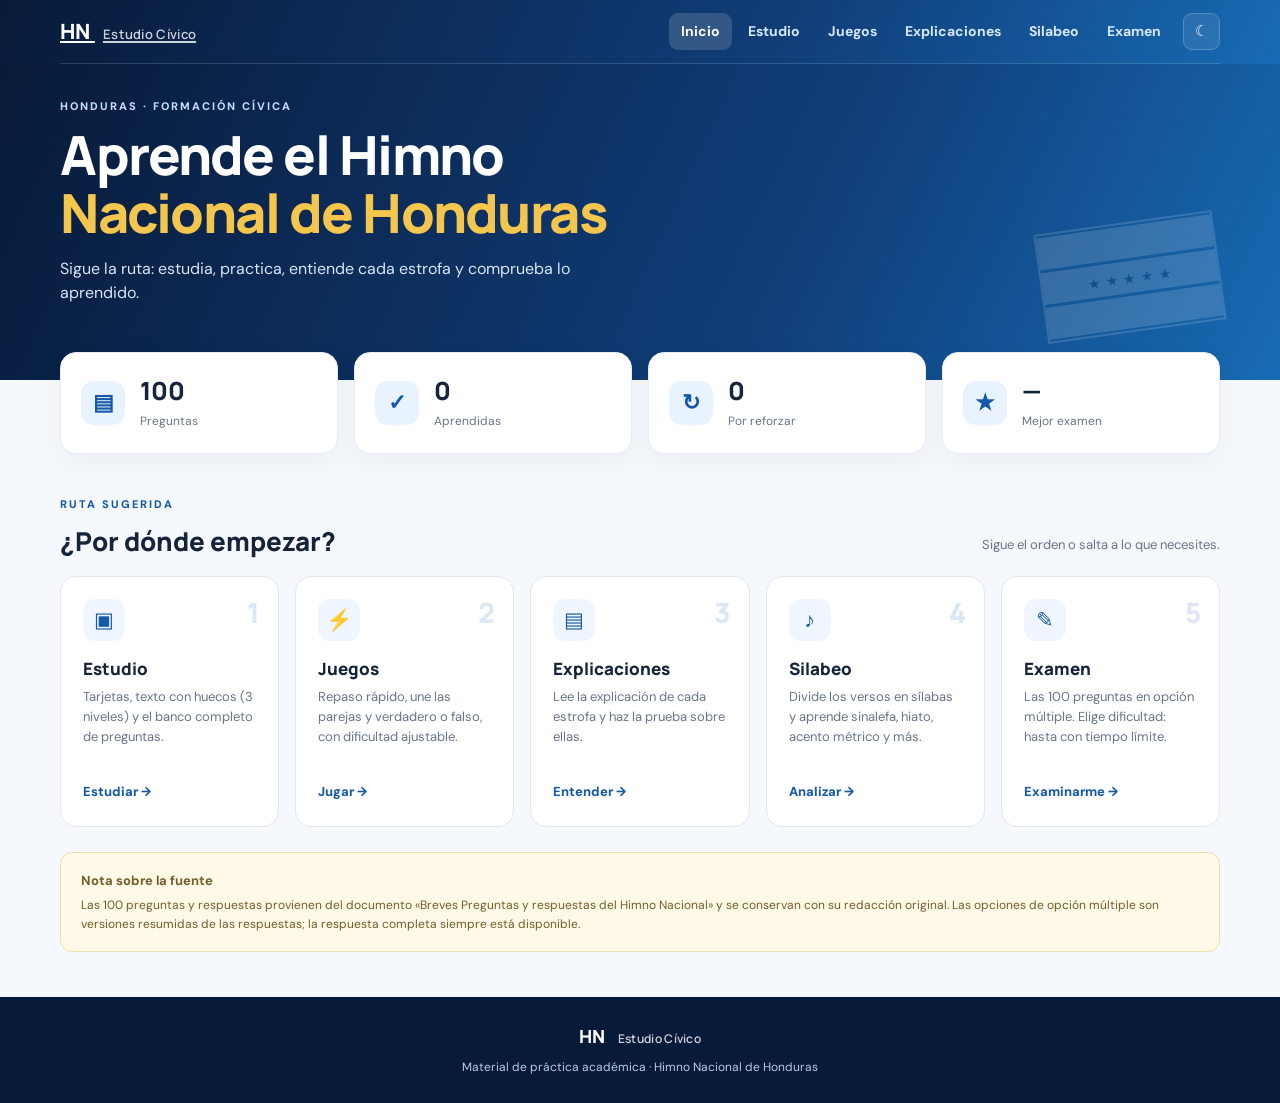
<file: index.html>
<!DOCTYPE html>
<html lang="es">
<head>
  <meta charset="UTF-8">
  <meta name="viewport" content="width=device-width, initial-scale=1.0">
  <meta name="description" content="Plataforma de estudio del Cuestionario Cívico del Himno Nacional de Honduras.">
  <title>Estudia el Himno Nacional de Honduras</title>
  <link rel="stylesheet" href="styles.css">
  <script>try{var t=JSON.parse(localStorage.getItem("hn:theme"));if(!t&&matchMedia("(prefers-color-scheme: dark)").matches)t="dark";if(t)document.documentElement.dataset.theme=t}catch(e){}</script>
</head>
<body>
  <header id="site-header"></header>
  <section class="hero" style="min-height:260px"><div class="hero-content" style="padding-top:34px"><p class="eyebrow">HONDURAS · FORMACIÓN CÍVICA</p><h1>Aprende el Himno<br><span>Nacional de Honduras</span></h1><p class="hero-copy">Sigue la ruta: estudia, practica, entiende cada estrofa y comprueba lo aprendido.</p></div><div class="flag-mark" aria-hidden="true"><i></i><i></i><i></i><b>★ ★ ★ ★ ★</b></div></section>
  <main class="container">
    <section class="stats-grid">
      <article class="stat-card"><span class="stat-icon">▤</span><div><strong id="total-count">100</strong><small>Preguntas</small></div></article>
      <article class="stat-card"><span class="stat-icon">✓</span><div><strong id="learned-count">0</strong><small>Aprendidas</small></div></article>
      <article class="stat-card"><span class="stat-icon">↻</span><div><strong id="missed-count">0</strong><small>Por reforzar</small></div></article>
      <article class="stat-card"><span class="stat-icon">★</span><div><strong id="best-exam">—</strong><small>Mejor examen</small></div></article>
      <span id="progress-percent" class="hidden"></span>
    </section>
    <section class="section-heading"><div><p class="eyebrow dark">RUTA SUGERIDA</p><h2>¿Por dónde empezar?</h2></div><p>Sigue el orden o salta a lo que necesites.</p></section>
    <section class="mode-grid route">
      <a class="mode-card" href="estudio.html"><span class="mode-icon">▣</span><h3>Estudio</h3><p>Tarjetas, texto con huecos (3 niveles) y el banco completo de preguntas.</p><span class="mode-link">Estudiar →</span></a>
      <a class="mode-card" href="juegos.html"><span class="mode-icon">⚡</span><h3>Juegos</h3><p>Repaso rápido, une las parejas y verdadero o falso, con dificultad ajustable.</p><span class="mode-link">Jugar →</span></a>
      <a class="mode-card" href="explicaciones.html"><span class="mode-icon">▤</span><h3>Explicaciones</h3><p>Lee la explicación de cada estrofa y haz la prueba sobre ellas.</p><span class="mode-link">Entender →</span></a>
      <a class="mode-card" href="silabas.html"><span class="mode-icon">♪</span><h3>Silabeo</h3><p>Divide los versos en sílabas y aprende sinalefa, hiato, acento métrico y más.</p><span class="mode-link">Analizar →</span></a>
      <a class="mode-card" href="examen.html"><span class="mode-icon">✎</span><h3>Examen</h3><p>Las 100 preguntas en opción múltiple. Elige dificultad: hasta con tiempo límite.</p><span class="mode-link">Examinarme →</span></a>
    </section>
    <section class="source-note"><strong>Nota sobre la fuente</strong><p>Las 100 preguntas y respuestas provienen del documento «Breves Preguntas y respuestas del Himno Nacional» y se conservan con su redacción original. Las opciones de opción múltiple son versiones resumidas de las respuestas; la respuesta completa siempre está disponible.</p></section>
  </main>
  <footer id="site-footer"></footer>
  <script src="questions.js"></script>
  <script src="js/core.js"></script>
  <script src="js/layout.js"></script>
  <script>Layout.render("index.html"); App.refreshStats();</script>
</body>
</html>
</file>
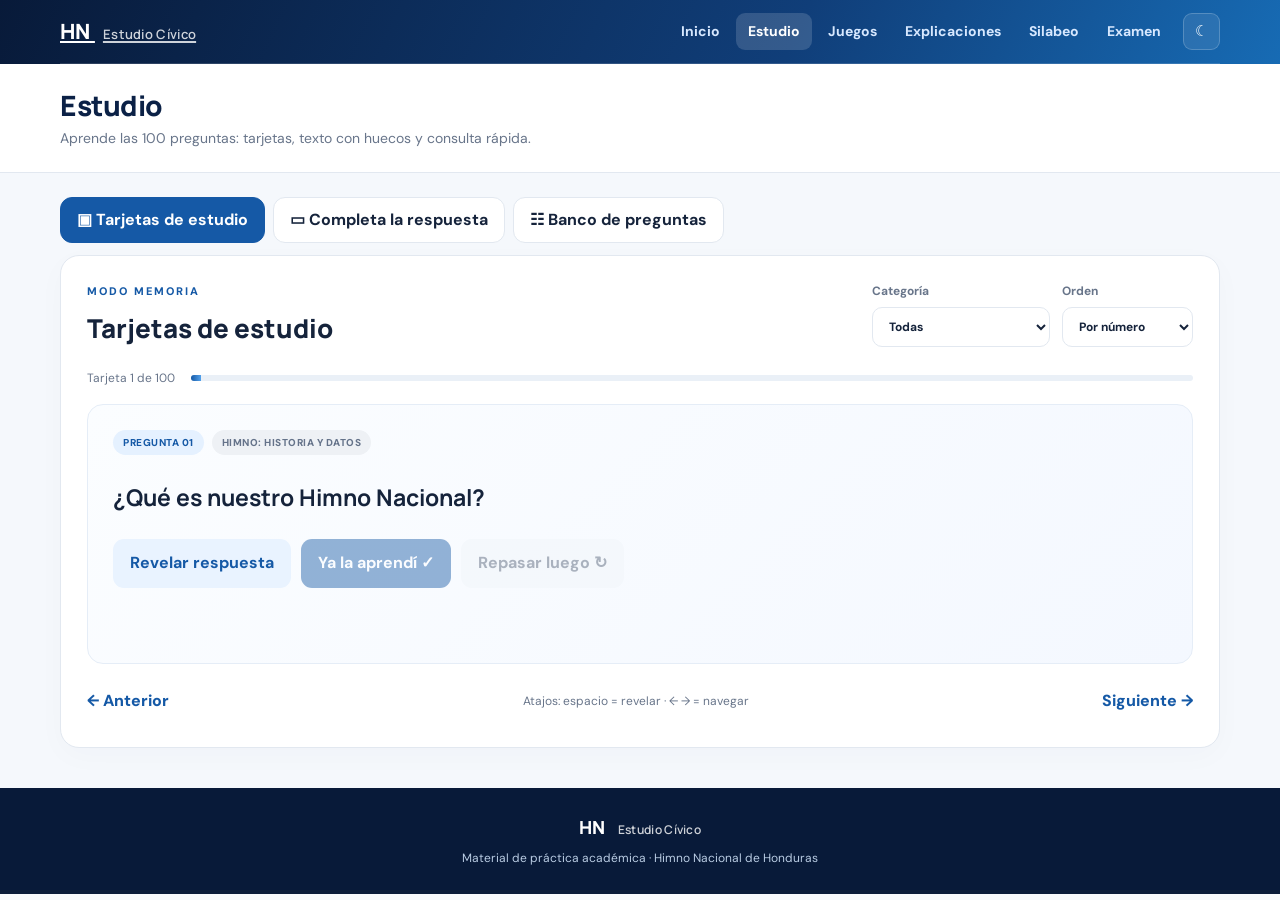
<file: estudio.html>
<!DOCTYPE html>
<html lang="es">
<head>
  <meta charset="UTF-8">
  <meta name="viewport" content="width=device-width, initial-scale=1.0">
  <title>Estudio · Estudio Cívico del Himno de Honduras</title>
  <link rel="stylesheet" href="styles.css">
  <script>try{var t=JSON.parse(localStorage.getItem("hn:theme"));if(!t&&matchMedia("(prefers-color-scheme: dark)").matches)t="dark";if(t)document.documentElement.dataset.theme=t}catch(e){}</script>
</head>
<body>
  <header id="site-header"></header>
  <main class="container"><div id="views"></div><div style="height:40px"></div></main>
  <footer id="site-footer"></footer>
  <script src="questions.js"></script>
  <script src="js/core.js"></script>
  <script src="js/layout.js"></script>
  <script src="js/mode-study.js"></script>
  <script src="js/mode-cloze.js"></script>
  <script src="js/mode-list.js"></script>
  <script>Layout.render("estudio.html", "Estudio", "Aprende las 100 preguntas: tarjetas, texto con huecos y consulta rápida."); App.page(["study","cloze","list"]);</script>
</body>
</html>
</file>
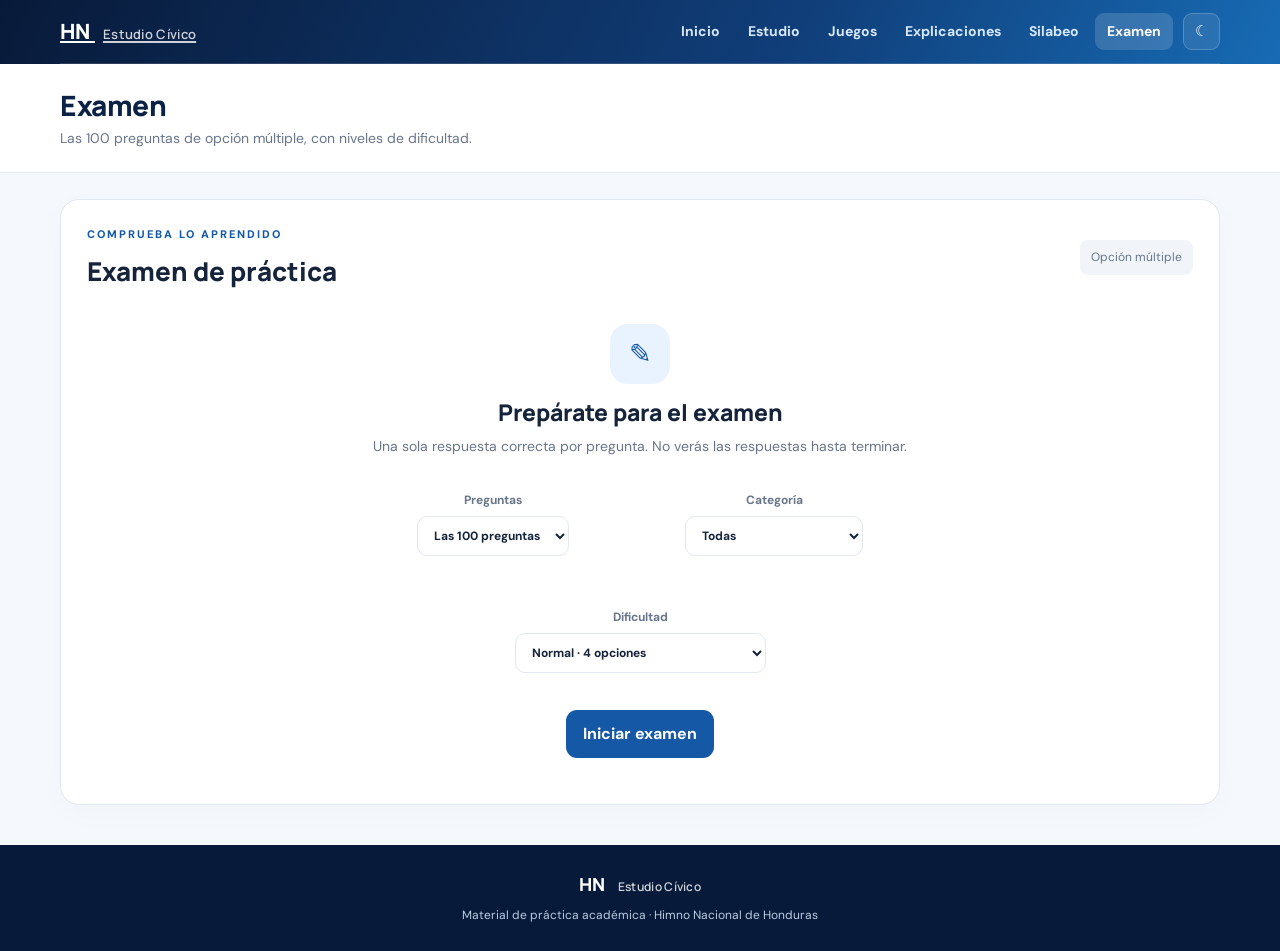
<file: examen.html>
<!DOCTYPE html>
<html lang="es">
<head>
  <meta charset="UTF-8">
  <meta name="viewport" content="width=device-width, initial-scale=1.0">
  <title>Examen · Estudio Cívico del Himno de Honduras</title>
  <link rel="stylesheet" href="styles.css">
  <script>try{var t=JSON.parse(localStorage.getItem("hn:theme"));if(!t&&matchMedia("(prefers-color-scheme: dark)").matches)t="dark";if(t)document.documentElement.dataset.theme=t}catch(e){}</script>
</head>
<body>
  <header id="site-header"></header>
  <main class="container"><div id="views"></div><div style="height:40px"></div></main>
  <footer id="site-footer"></footer>
  <script src="questions.js"></script>
  <script src="js/core.js"></script>
  <script src="js/layout.js"></script>
  <script src="js/quiz-engine.js"></script>
  <script src="js/mode-exam.js"></script>
  <script>Layout.render("examen.html", "Examen", "Las 100 preguntas de opción múltiple, con niveles de dificultad."); App.page(["exam"]);</script>
</body>
</html>
</file>
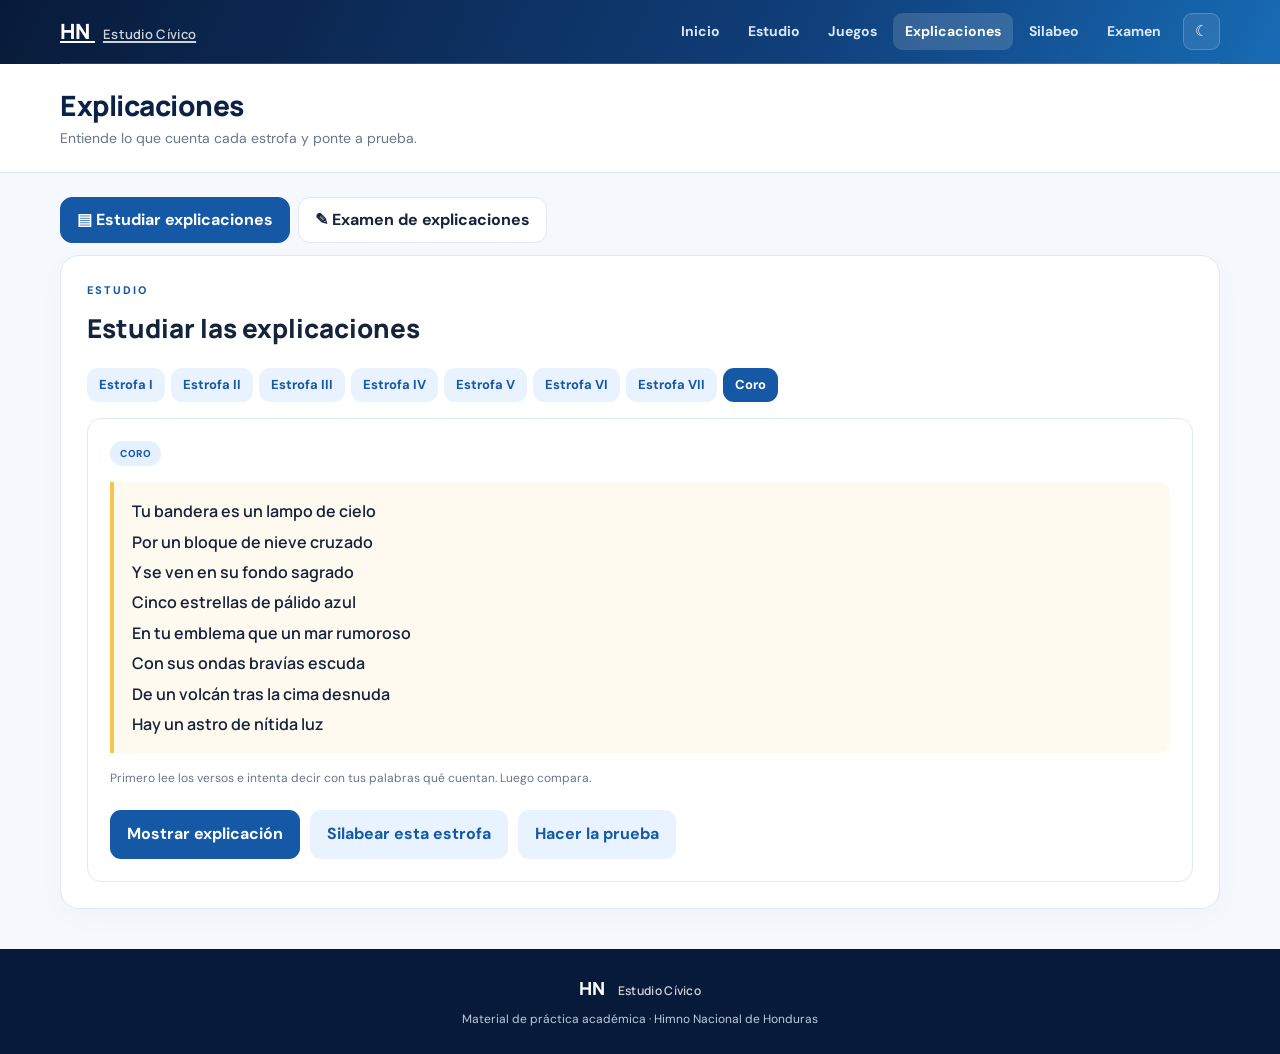
<file: explicaciones.html>
<!DOCTYPE html>
<html lang="es">
<head>
  <meta charset="UTF-8">
  <meta name="viewport" content="width=device-width, initial-scale=1.0">
  <title>Explicaciones · Estudio Cívico del Himno de Honduras</title>
  <link rel="stylesheet" href="styles.css">
  <script>try{var t=JSON.parse(localStorage.getItem("hn:theme"));if(!t&&matchMedia("(prefers-color-scheme: dark)").matches)t="dark";if(t)document.documentElement.dataset.theme=t}catch(e){}</script>
</head>
<body>
  <header id="site-header"></header>
  <main class="container"><div id="views"></div><div style="height:40px"></div></main>
  <footer id="site-footer"></footer>
  <script src="questions.js"></script>
  <script src="js/core.js"></script>
  <script src="js/layout.js"></script>
  <script src="js/silabas-data.js"></script>
  <script src="js/mode-explic-estudio.js"></script>
  <script src="js/mode-explic.js"></script>
  <script>Layout.render("explicaciones.html", "Explicaciones", "Entiende lo que cuenta cada estrofa y ponte a prueba."); App.page(["explicEstudio","explic"]);</script>
</body>
</html>
</file>
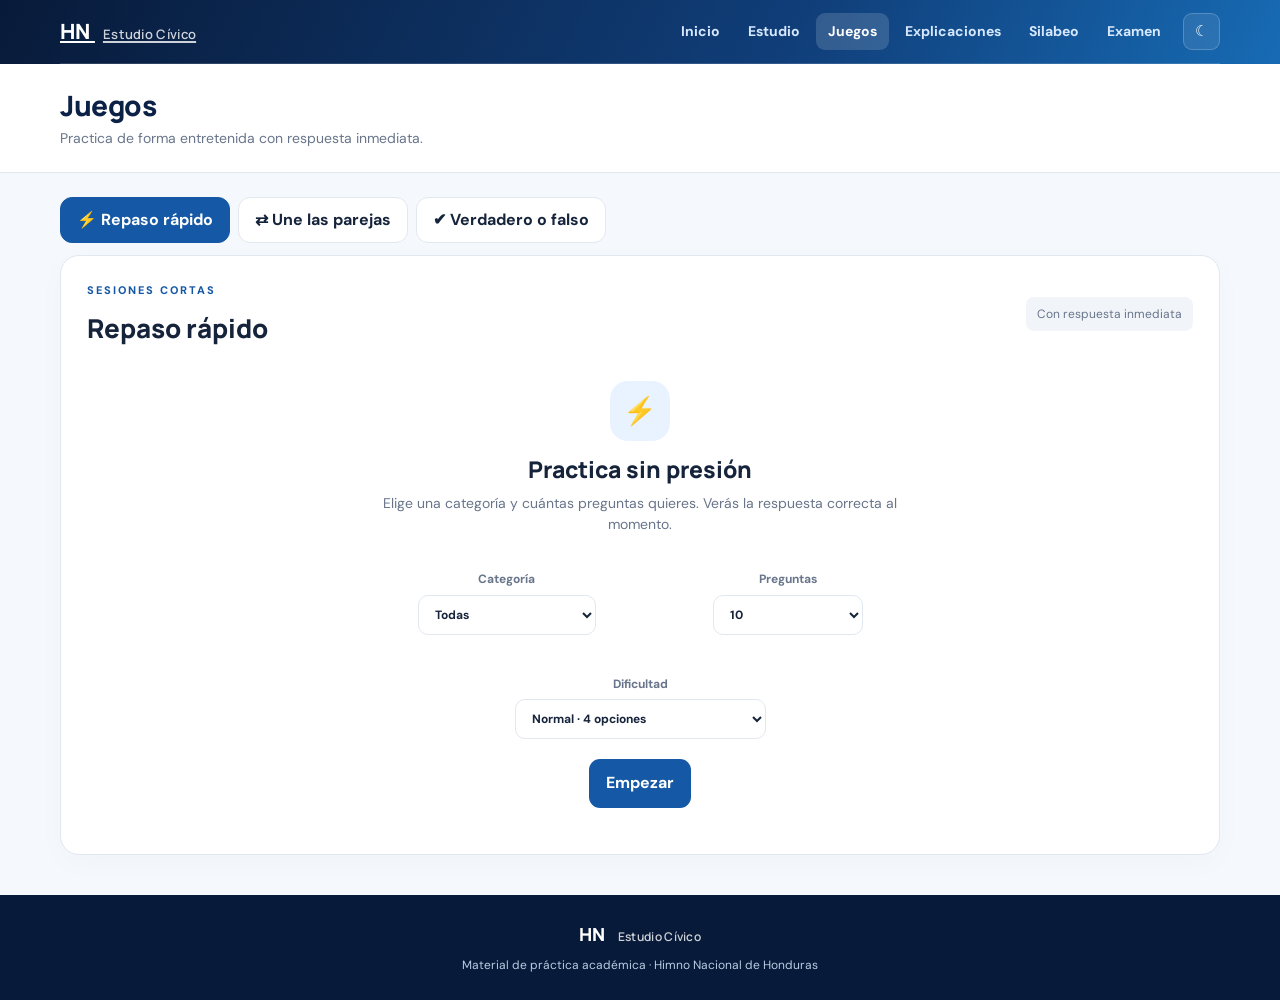
<file: juegos.html>
<!DOCTYPE html>
<html lang="es">
<head>
  <meta charset="UTF-8">
  <meta name="viewport" content="width=device-width, initial-scale=1.0">
  <title>Juegos · Estudio Cívico del Himno de Honduras</title>
  <link rel="stylesheet" href="styles.css">
  <script>try{var t=JSON.parse(localStorage.getItem("hn:theme"));if(!t&&matchMedia("(prefers-color-scheme: dark)").matches)t="dark";if(t)document.documentElement.dataset.theme=t}catch(e){}</script>
</head>
<body>
  <header id="site-header"></header>
  <main class="container"><div id="views"></div><div style="height:40px"></div></main>
  <footer id="site-footer"></footer>
  <script src="questions.js"></script>
  <script src="js/core.js"></script>
  <script src="js/layout.js"></script>
  <script src="js/quiz-engine.js"></script>
  <script src="js/mode-practice.js"></script>
  <script src="js/mode-match.js"></script>
  <script src="js/mode-vf.js"></script>
  <script>Layout.render("juegos.html", "Juegos", "Practica de forma entretenida con respuesta inmediata."); App.page(["practice","match","vf"]);</script>
</body>
</html>
</file>
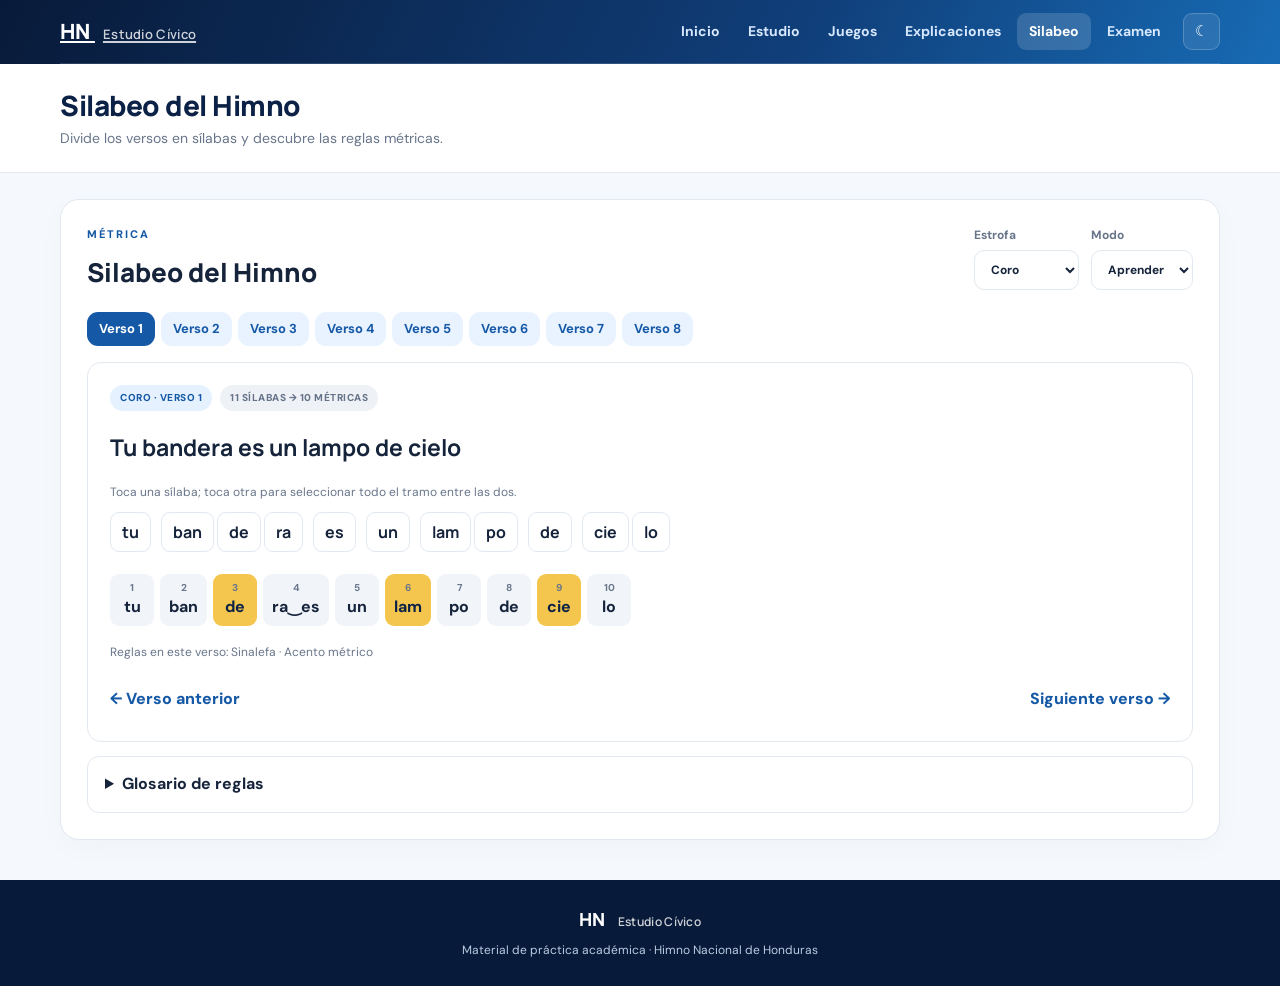
<file: silabas.html>
<!DOCTYPE html>
<html lang="es">
<head>
  <meta charset="UTF-8">
  <meta name="viewport" content="width=device-width, initial-scale=1.0">
  <title>Silabeo del Himno · Estudio Cívico del Himno de Honduras</title>
  <link rel="stylesheet" href="styles.css">
  <script>try{var t=JSON.parse(localStorage.getItem("hn:theme"));if(!t&&matchMedia("(prefers-color-scheme: dark)").matches)t="dark";if(t)document.documentElement.dataset.theme=t}catch(e){}</script>
</head>
<body>
  <header id="site-header"></header>
  <main class="container"><div id="views"></div><div style="height:40px"></div></main>
  <footer id="site-footer"></footer>
  <script src="questions.js"></script>
  <script src="js/core.js"></script>
  <script src="js/layout.js"></script>
  <script src="js/silabas-data.js"></script>
  <script src="js/mode-silabas.js"></script>
  <script>Layout.render("silabas.html", "Silabeo del Himno", "Divide los versos en sílabas y descubre las reglas métricas."); App.page(["silabas"]);</script>
</body>
</html>
</file>
<file: styles.css>
@import url('https://fonts.googleapis.com/css2?family=DM+Sans:wght@400;500;600;700&family=Manrope:wght@400;500;600;700;800&display=swap');
:root{--navy:#0b2146;--blue:#1559a6;--sky:#e9f3ff;--gold:#f4c64e;--ink:#15233b;--muted:#68758a;--line:#e2e8f0;--paper:#f5f8fc;--white:#fff;--green:#1b8b68;--red:#b83b4b}
*{box-sizing:border-box}body{margin:0;background:var(--paper);color:var(--ink);font-family:'DM Sans',sans-serif;line-height:1.55}button,input,select,textarea{font:inherit}button{cursor:pointer}.hero{position:relative;overflow:hidden;min-height:385px;background:linear-gradient(115deg,#081a39,#103e79 62%,#176bb4);color:#fff;padding:0 max(24px,calc((100% - 1160px)/2)) 58px}.topbar{height:76px;display:flex;align-items:center;justify-content:space-between;border-bottom:1px solid #ffffff25;position:relative;z-index:1}.brand,.footer-brand{font-family:Manrope,sans-serif;font-weight:800;font-size:21px;letter-spacing:.3px;color:#fff}.brand span,.footer-brand span{font-size:13px;font-weight:600;opacity:.8;margin-left:8px}.top-note{font-size:13px;color:#d7e8ff}.hero-content{position:relative;z-index:1;padding-top:36px;max-width:700px}.eyebrow{font-size:11px;letter-spacing:2px;font-weight:800;color:#c5ddff;margin:0 0 10px}.eyebrow.dark{color:var(--blue)}h1,h2,h3,p{margin-top:0}h1{font:800 clamp(34px,5vw,54px)/1.08 Manrope,sans-serif;letter-spacing:-1.5px;margin-bottom:15px}h1 span{color:var(--gold)}.hero-copy{max-width:560px;color:#d8e6f7;font-size:16px}.hero-actions{display:flex;gap:12px;margin-top:24px}.btn{border:0;border-radius:11px;padding:12px 17px;font-weight:700;transition:transform .15s,filter .15s}.btn:hover{transform:translateY(-1px);filter:brightness(1.03)}.btn-light{background:#fff;color:var(--navy)}.btn-outline{background:#ffffff0c;color:#fff;border:1px solid #ffffff77}.btn-primary{background:var(--blue);color:white}.btn-secondary{background:var(--sky);color:var(--blue)}.btn-danger{background:#fff0f1;color:var(--red);margin-top:14px}.flag-mark{position:absolute;right:max(24px,calc((100% - 1160px)/2));bottom:48px;width:180px;height:110px;opacity:.15;transform:rotate(-8deg);border:2px solid white;display:flex;flex-direction:column;justify-content:space-around}.flag-mark i{display:block;background:white;height:30%}.flag-mark b{position:absolute;color:var(--navy);top:43%;width:100%;text-align:center;font-size:12px;letter-spacing:2px}.container{width:min(1160px,calc(100% - 40px));margin:0 auto}.stats-grid{display:grid;grid-template-columns:repeat(3,1fr);gap:16px;margin-top:-28px;position:relative;z-index:2}.stat-card{display:flex;align-items:center;gap:15px;background:white;border:1px solid #e7edf5;box-shadow:0 10px 30px #0b21460b;padding:20px;border-radius:16px}.stat-icon{width:44px;height:44px;border-radius:13px;display:grid;place-items:center;background:var(--sky);color:var(--blue);font-size:22px;font-weight:800}.stat-card strong{display:block;font:800 25px Manrope,sans-serif}.stat-card small{color:var(--muted);font-size:12px}.section-heading{display:flex;align-items:end;justify-content:space-between;margin:42px 0 17px}.section-heading h2,.workspace h2{font:800 26px Manrope,sans-serif;margin:0}.section-heading>p{color:var(--muted);font-size:13px;margin-bottom:4px}.mode-grid{display:grid;grid-template-columns:repeat(3,1fr);gap:16px}.mode-card{text-align:left;background:#fff;border:1px solid var(--line);border-radius:16px;padding:22px;transition:.2s;color:var(--ink)}.mode-card:hover,.mode-card.selected{border-color:#8bb8ec;box-shadow:0 9px 28px #174b8310;transform:translateY(-2px)}.mode-icon{display:grid;place-items:center;width:42px;height:42px;background:#eff6ff;border-radius:12px;color:var(--blue);font-size:21px}.mode-card h3{font:800 17px Manrope,sans-serif;margin:16px 0 7px}.mode-card p{font-size:13px;color:var(--muted);min-height:60px;margin-bottom:14px}.mode-link{font-size:13px;font-weight:800;color:var(--blue)}.workspace{margin-top:26px;padding:26px;background:#fff;border:1px solid var(--line);border-radius:19px;box-shadow:0 8px 30px #0b214606}.workspace-top{display:flex;align-items:center;justify-content:space-between;gap:16px;margin-bottom:22px}.compact-label{display:flex;flex-direction:column;gap:6px;font-size:12px;color:var(--muted);font-weight:700}.compact-label select,.search-row input,.search-row select{border:1px solid var(--line);background:#fff;border-radius:10px;padding:10px 12px;color:var(--ink);outline-color:#80b5f2}.study-progress{display:flex;align-items:center;gap:16px;color:var(--muted);font-size:12px;margin-bottom:16px}.progress-track{height:6px;background:#eaf0f7;border-radius:20px;overflow:hidden;flex:1}.progress-track span{display:block;height:100%;width:0;background:linear-gradient(90deg,var(--blue),#53a1eb);transition:width .2s}.flashcard{border:1px solid #e5edf7;background:linear-gradient(135deg,#fbfdff,#f4f8ff);border-radius:16px;padding:25px;min-height:260px}.card-meta{display:flex;gap:8px;flex-wrap:wrap}.pill{display:inline-flex;background:#e5f1ff;color:#1559a6;border-radius:99px;padding:5px 10px;font-size:10px;font-weight:800;letter-spacing:.5px}.pill.muted{background:#eef1f5;color:#65738a}.flashcard h3,.exam-question h3{font:700 23px/1.4 Manrope,sans-serif;max-width:850px;margin:26px 0}.answer-box{background:#eaf8f2;border-left:4px solid var(--green);border-radius:10px;padding:16px 18px;margin:20px 0}.answer-box p{margin:5px 0 0;color:#204e40}.answer-label{font-size:10px;font-weight:800;letter-spacing:1.5px;color:var(--green)}.card-actions{display:flex;gap:10px;flex-wrap:wrap;margin-top:22px}.nav-actions{display:flex;justify-content:space-between;align-items:center;margin-top:17px}.text-btn{background:none;border:0;color:var(--blue);font-weight:800;padding:8px 0}.notice{font-size:12px;color:var(--muted);margin:17px 0 0}.hidden{display:none!important}.counter{font-size:12px;color:var(--muted);background:#f1f5fa;padding:8px 11px;border-radius:8px}.search-row{display:flex;gap:10px;margin-bottom:16px}.search-row input{flex:1;min-width:120px}.question-list{display:grid;gap:10px}.question-item{border:1px solid var(--line);border-radius:12px;padding:15px 17px}.question-item summary{font-weight:700;cursor:pointer}.question-item p{margin:12px 0 0;color:#4c5a70;font-size:14px}.question-item .qnum{font-size:10px;color:var(--blue);font-weight:800;letter-spacing:1px;margin-bottom:5px}.question-item .unverified{color:#9a6710;font-size:12px;margin-top:10px}.exam-intro{text-align:center;max-width:550px;margin:35px auto 20px}.exam-symbol{margin:auto auto 12px;display:grid;place-items:center;width:60px;height:60px;border-radius:18px;background:var(--sky);color:var(--blue);font-size:27px}.exam-intro h3{font:800 23px Manrope,sans-serif;margin-bottom:8px}.exam-intro p{color:var(--muted);font-size:14px}.exam-intro .compact-label{align-items:center;margin:20px auto}.exam-question{border:1px solid var(--line);border-radius:14px;padding:22px}.exam-question textarea{width:100%;border:1px solid var(--line);border-radius:10px;padding:13px;resize:vertical;outline-color:#80b5f2}.exam-question h3{margin:20px 0}.exam-result-item{border-bottom:1px solid var(--line);padding:14px 0}.exam-result-item strong{display:block;margin-bottom:5px}.exam-result-item p{font-size:13px;margin:6px 0;color:var(--muted)}.score-card{background:#eef6ff;padding:22px;border-radius:14px;margin-bottom:18px}.score-card strong{font:800 34px Manrope;color:var(--blue)}.source-note{margin:25px 0 45px;padding:18px 20px;border:1px solid #f0dfad;background:#fff9e8;border-radius:12px;color:#735d2a;font-size:12px}.source-note strong{font-size:13px}.source-note p{margin:5px 0 0}.answer-box p,.question-item p,.exam-result-item p{white-space:pre-line}.figure{display:block;max-width:100%;max-height:340px;margin:14px 0 4px;border:1px solid var(--line);border-radius:10px;background:#fff}footer{padding:26px 20px;background:#081a39;color:#b9cce3;text-align:center;font-size:12px}.footer-brand{font-size:18px;margin-bottom:7px}.footer-brand span{font-size:12px}footer p{margin:0}
@media(max-width:760px){.hero{padding-bottom:44px}.top-note{display:none}.flag-mark{right:-20px;bottom:20px;transform:scale(.7) rotate(-8deg);transform-origin:bottom right}.hero-content{padding-top:30px;max-width:85%}.hero-copy{font-size:14px}.stats-grid{grid-template-columns:1fr;gap:9px;margin-top:-18px}.stat-card{padding:13px 16px}.stat-icon{width:38px;height:38px}.section-heading{display:block;margin-top:32px}.section-heading>p{margin:8px 0 0}.mode-grid{grid-template-columns:1fr}.mode-card p{min-height:0}.workspace{padding:18px;margin-top:18px}.workspace-top{align-items:flex-start;flex-direction:column}.workspace h2{font-size:23px}.search-row{flex-direction:column}.flashcard{padding:18px}.flashcard h3,.exam-question h3{font-size:19px;margin:21px 0}.card-actions .btn{flex:1}.hero-actions{flex-wrap:wrap}.btn{padding:11px 13px}.study-progress{align-items:flex-start;flex-direction:column;gap:8px}.progress-track{width:100%;flex:auto}.nav-actions{gap:10px}.exam-intro .compact-label select{max-width:100%}}

/* ===== v3: modos dinámicos y opción múltiple ===== */
.mode-grid{grid-template-columns:repeat(auto-fit,minmax(190px,1fr))}.mode-card p{min-height:78px}
.stats-grid{grid-template-columns:repeat(4,1fr)}
.prewrap,.answer-box p,.question-item p,.exam-result-item p{white-space:pre-line}
.row-gap{display:flex;gap:12px;flex-wrap:wrap;align-items:end}.row-gap.center{justify-content:center}
.btn-ghost{background:#f1f5fa;color:#4c5a70}.btn:disabled{opacity:.45;cursor:not-allowed;transform:none}
.options{display:grid;gap:10px;margin:6px 0 16px}
.opt{display:flex;gap:12px;align-items:flex-start;text-align:left;width:100%;background:#fff;border:1.5px solid var(--line);border-radius:12px;padding:13px 15px;color:var(--ink);transition:.15s}
.opt:hover:not(:disabled){border-color:#8bb8ec;background:#f6faff}.opt-letter{flex:none;width:26px;height:26px;border-radius:8px;background:var(--sky);color:var(--blue);font-weight:800;font-size:12px;display:grid;place-items:center}
.opt.selected{border-color:var(--blue);background:#eaf3ff}.opt.correct{border-color:var(--green);background:#eaf8f2}.opt.correct .opt-letter{background:var(--green);color:#fff}
.opt.wrong{border-color:var(--red);background:#fff0f1}.opt.wrong .opt-letter{background:var(--red);color:#fff}.opt:disabled{cursor:default}
.fb-box{border-radius:12px;padding:13px 16px;font-size:14px;margin-bottom:14px}.fb-box.ok{background:#eaf8f2;color:#204e40}.fb-box.bad{background:#fff3f4;color:#7b2531}
.fb-box details,.exam-result-item details{margin-top:8px;font-size:13px}.fb-box summary,.exam-result-item summary{cursor:pointer;font-weight:700}
.streak{font-size:12px;color:var(--muted);white-space:nowrap}.quit{display:block;margin:14px auto 0;color:var(--muted)}
.score-card .pct{font:800 20px Manrope,sans-serif;color:var(--muted)}.sub{font:800 18px Manrope,sans-serif;margin:8px 0}
.bad-line{color:var(--red)!important}.ok-line{color:var(--green)!important;font-weight:600}
.match-grid{display:grid;grid-template-columns:1fr 1fr;gap:14px}.match-col{display:grid;gap:10px;align-content:start}
.match-card{text-align:left;background:#fff;border:1.5px solid var(--line);border-radius:12px;padding:12px 13px;font-size:13px;color:var(--ink);transition:.15s}
.match-card.ans{background:#fbfdff}.match-card:hover{border-color:#8bb8ec}.match-card.sel{border-color:var(--blue);background:#eaf3ff}
.match-card.matched{border-color:var(--green);background:#eaf8f2;color:#204e40;cursor:default;opacity:.8}
.shake{animation:shake .35s;border-color:var(--red)!important}@keyframes shake{25%{transform:translateX(-5px)}75%{transform:translateX(5px)}}
@media(max-width:760px){.stats-grid{grid-template-columns:repeat(2,1fr)}.match-card{font-size:12px;padding:10px}.workspace{padding:18px}.workspace-top{flex-wrap:wrap}}

/* ===== v4: silabeo y examen de explicaciones ===== */
.word{display:inline-flex;gap:3px;margin:0 10px 8px 0}.syl{border:1.5px solid var(--line);background:#fff;border-radius:9px;padding:8px 11px;font:700 16px Manrope,sans-serif;color:var(--ink)}
.syl:hover{border-color:#8bb8ec}.syl.sel{border-color:var(--blue);background:#eaf3ff}.syl.found{border-color:var(--green);background:#eaf8f2}
.metric{display:flex;flex-wrap:wrap;gap:6px;margin:14px 0}.unit{display:flex;flex-direction:column;align-items:center;min-width:44px;padding:6px 9px;border-radius:9px;background:#f1f5fa;font-weight:700}
.unit b{font-size:10px;color:var(--muted)}.unit.stress{background:var(--gold);color:var(--navy)}.unit.ghost{background:#fff;border:1.5px dashed #c9d5e5;color:var(--muted)}
.vbar{display:flex;gap:6px;flex-wrap:wrap;margin-bottom:16px}.vbar .btn{padding:7px 12px;font-size:13px}.vbar .btn.on{background:var(--blue);color:#fff}
.rule-card{background:var(--sky);border-radius:12px;padding:12px 16px;margin:10px 0;font-size:14px}.rule-card b{color:var(--blue)}
.syl.hint{box-shadow:0 0 0 3px #f4c64e88}.selbar{display:flex;justify-content:space-between;align-items:center;background:#f4f8ff;border-radius:10px;padding:6px 14px;margin-top:10px;font-size:14px}
.opt small{color:var(--muted);font-weight:400}.found-list{margin:8px 0 0;padding-left:20px;font-size:14px}.fb-box br+b{margin-top:2px}

/* ===== v5: páginas separadas, pestañas, dificultad ===== */
.sitebar{background:linear-gradient(115deg,#081a39,#103e79 62%,#176bb4);padding:0 max(20px,calc((100% - 1160px)/2))}.sitebar .topbar{height:auto;min-height:64px;flex-wrap:wrap;gap:6px 18px;padding:8px 0}
.navlinks{display:flex;flex-wrap:wrap;gap:4px}.navlinks a{color:#d7e8ff;padding:8px 12px;border-radius:9px;font-weight:700;font-size:14px;text-decoration:none}.navlinks a:hover{background:#ffffff18}.navlinks a.on{background:#ffffff26;color:#fff}
.pagehead{background:#fff;border-bottom:1px solid var(--line);padding:22px 0}.pagehead h1{font:800 28px Manrope,sans-serif;color:var(--navy);letter-spacing:-.5px;margin:0 0 4px}.pagehead p{margin:0;color:var(--muted);font-size:14px}
.tabs{display:flex;gap:8px;flex-wrap:wrap;margin-top:24px}.tab{border:1px solid var(--line);background:#fff;border-radius:12px;padding:10px 16px;font-weight:700;color:var(--ink)}.tab:hover{border-color:#8bb8ec}.tab.selected{background:var(--blue);border-color:var(--blue);color:#fff}.tabs+.workspace{margin-top:12px}
a.mode-card{display:block;text-decoration:none}.route{counter-reset:r}.route .mode-card{position:relative}.route .mode-card::before{counter-increment:r;content:counter(r);position:absolute;right:18px;top:16px;font:800 28px Manrope,sans-serif;color:#dbe7f5}
.cz{background:#e9f3ff;border:1px dashed var(--blue);color:var(--blue);border-radius:6px;padding:0 6px;font-weight:700}.cz.ok{background:#eaf8f2;border:1px solid var(--green);color:var(--green)}.cloze-text{white-space:pre-line;font-size:17px;line-height:2.1;margin:18px 0}
.timer{font-weight:800;color:var(--blue)}.timer.low{color:var(--red)}.verses{margin:16px 0;padding:14px 18px;border-left:4px solid var(--gold);background:#fffaf0;font-family:Manrope,sans-serif;font-weight:600;line-height:1.9;border-radius:0 10px 10px 0}
a.btn{text-decoration:none;display:inline-block}.row-gap{display:flex;gap:12px;flex-wrap:wrap;align-items:end}.row-gap.center{justify-content:center}

/* ===== v6: modo oscuro (se activa con el botón ☾/☀ del menú) ===== */
.theme-btn{background:#ffffff18;border:1px solid #ffffff33;color:#fff;border-radius:9px;padding:6px 11px;font-size:15px;margin-left:6px}.theme-btn:hover{background:#ffffff2e}
html[data-theme=dark]{color-scheme:dark;--paper:#0d1522;--ink:#e6edf7;--muted:#9fb1c9;--line:#2a3a55;--sky:#1b3254;--blue:#4a93e6;--green:#3bbf94;--red:#f0707f}
:where([data-theme=dark]) :is(button,select,input,textarea){color:var(--ink)}
[data-theme=dark] .stat-card,[data-theme=dark] .mode-card,[data-theme=dark] .workspace,[data-theme=dark] .compact-label select,[data-theme=dark] .search-row input,[data-theme=dark] .search-row select,[data-theme=dark] .opt,[data-theme=dark] .match-card,[data-theme=dark] .syl,[data-theme=dark] .tab,[data-theme=dark] .pagehead,[data-theme=dark] .figure,[data-theme=dark] .unit.ghost{background:#16233a;border-color:var(--line)}
[data-theme=dark] .flashcard{background:linear-gradient(135deg,#182740,#14213a);border-color:var(--line)}
[data-theme=dark] .match-card.ans,[data-theme=dark] .counter,[data-theme=dark] .unit,[data-theme=dark] .btn-ghost,[data-theme=dark] .selbar,[data-theme=dark] .pill.muted,[data-theme=dark] .mode-icon{background:#1d2d49;color:var(--muted)}
[data-theme=dark] .progress-track{background:#243651}
[data-theme=dark] .answer-box,[data-theme=dark] .opt.correct,[data-theme=dark] .fb-box.ok,[data-theme=dark] .match-card.matched,[data-theme=dark] .syl.found,[data-theme=dark] .cz.ok{background:#14382f;color:#bdecd9}
[data-theme=dark] .answer-box p{color:#bdecd9}
[data-theme=dark] .opt.wrong,[data-theme=dark] .fb-box.bad,[data-theme=dark] .btn-danger{background:#3d1d27;color:#f5c2ca}
[data-theme=dark] .opt.selected,[data-theme=dark] .match-card.sel,[data-theme=dark] .syl.sel,[data-theme=dark] .pill,[data-theme=dark] .score-card,[data-theme=dark] .cz,[data-theme=dark] .opt:hover:not(:disabled){background:#1b3354;color:#cfe3fb}
[data-theme=dark] .mode-card:hover,[data-theme=dark] .mode-card.selected,[data-theme=dark] .tab:hover,[data-theme=dark] .syl:hover,[data-theme=dark] .match-card:hover{border-color:#4a93e6}
[data-theme=dark] .tab.selected{background:var(--blue);color:#fff}[data-theme=dark] .vbar .btn.on{color:#fff}
[data-theme=dark] .source-note{background:#2b2411;border-color:#5a4a1c;color:#e6cf8e}[data-theme=dark] .verses{background:#2a2414;color:#f3e6bd}
[data-theme=dark] .question-item p,[data-theme=dark] .opt small{color:var(--muted)}[data-theme=dark] .question-item .unverified{color:#e0b062}
[data-theme=dark] .pagehead h1{color:var(--ink)}[data-theme=dark] .route .mode-card::before{color:#243651}[data-theme=dark] .unit.stress{background:var(--gold);color:#0b2146}
[data-theme=dark] .opt.correct .opt-letter,[data-theme=dark] .opt.wrong .opt-letter{color:#fff}
</file>
